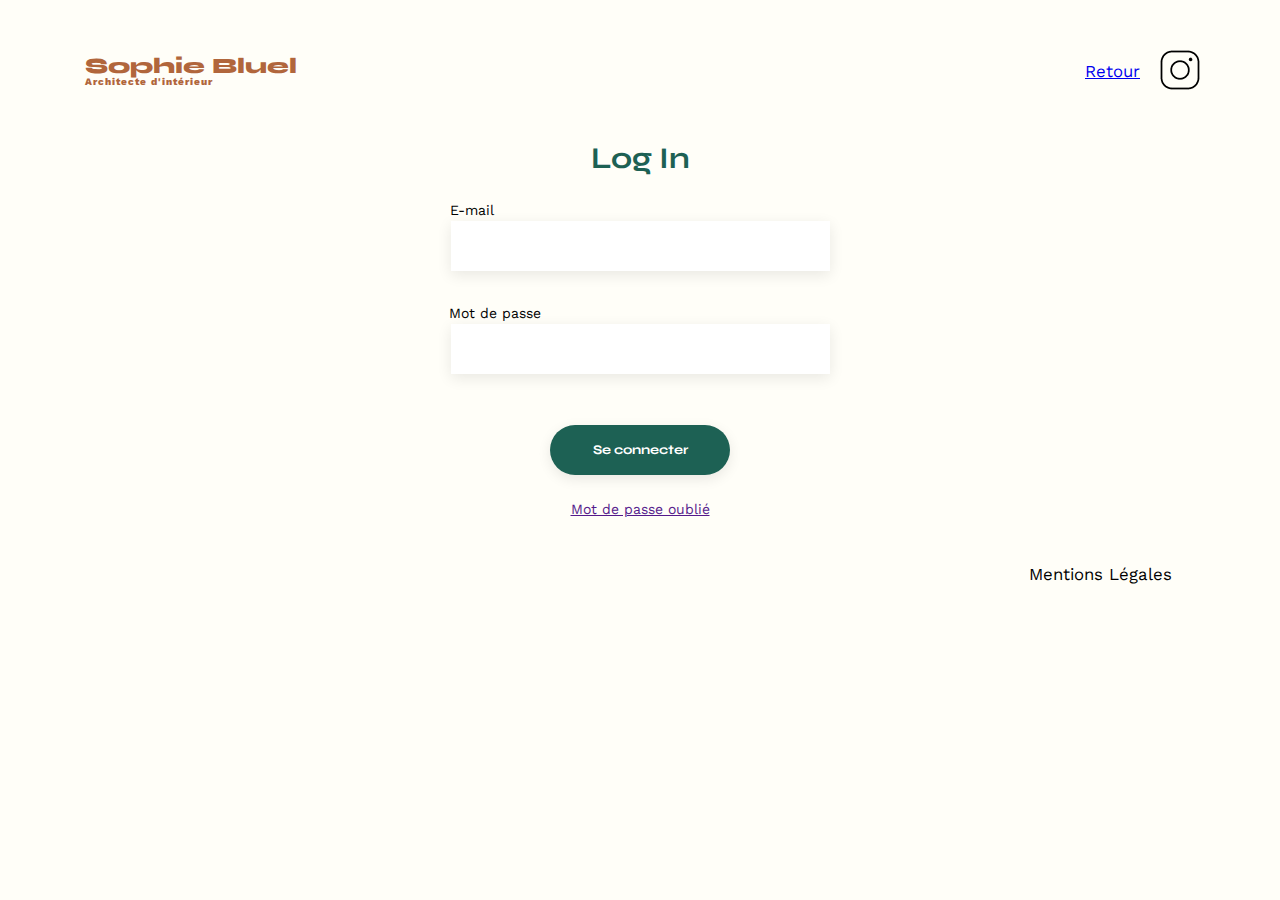
<file: FrontEnd/login.html>
<!DOCTYPE html>
<html lang="fr">

<head>
    <meta charset="UTF-8">
    <title>Sophie Bluel - Architecte d'intérieur - page login</title>
    <meta name="viewport" content="width=device-width, initial-scale=1.0">
    <link rel="preconnect" href="https://fonts.googleapis.com">
    <link rel="preconnect" href="https://fonts.gstatic.com" crossorigin>
    <link href="https://fonts.googleapis.com/css2?family=Syne:wght@700;800&family=Work+Sans&display=swap"
        rel="stylesheet">
    <meta name="description" content="">
    <link rel="stylesheet" href="./assets/style.css">
    <script src="./assets/JS/login.js" defer></script>
</head>

<body>
    <header>
        <a class="logo" href="index.html">
            <h1>Sophie Bluel <span>Architecte d'intérieur</span></h1>
        </a>
        <nav>
            <ul>
                <a href="index.html">
                    <li>Retour</li>
                </a>
                <li><img src="./assets/icons/instagram.png" alt="Instagram"></li>
            </ul>
        </nav>
    </header>

    <main>
        <section class="login">
            <h2>Log In</h2>
            <!-- <div class="alredyLogged__error">
            </div> -->
            <form action="" method="" class="login-form" onsubmit="return false">
                <label for="email" class="email">E-mail</label><br>
                <input type="email" name="email" id="email" required>
                <!-- <div class="loginEmail-error">Erreur dans l'E-mail</div> -->
                <label for="password" class="password">Mot de passe</label><br>
                <input type="password" name="password" id="password" required>
                <div class="loginMdp-error">E-mail et/ou mot de passe érroné</div>
                <input type="submit" value="Se connecter" id="submit">
            </form>
            <a href="">Mot de passe oublié</a>
        </section>
    </main>

    <footer>
        <nav>
            <ul>
                <li>Mentions Légales</li>
            </ul>
        </nav>
    </footer>
</body>

</html>
</file>
<file: FrontEnd/assets/style.css>
/* http://meyerweb.com/eric/tools/css/reset/
   v2.0 | 20110126
   License: none (public domain)
*/

html,
body,
div,
span,
applet,
object,
iframe,
h1,
h2,
h3,
h4,
h5,
h6,
p,
blockquote,
pre,
a,
abbr,
acronym,
address,
big,
cite,
code,
del,
dfn,
em,
img,
ins,
kbd,
q,
s,
samp,
small,
strike,
strong,
sub,
sup,
tt,
var,
b,
u,
i,
center,
dl,
dt,
dd,
ol,
ul,
li,
fieldset,
form,
label,
legend,
table,
caption,
tbody,
tfoot,
thead,
tr,
th,
td,
article,
aside,
canvas,
details,
embed,
figure,
figcaption,
footer,
header,
hgroup,
menu,
nav,
output,
ruby,
section,
summary,
time,
mark,
audio,
video {
	margin: 0;
	padding: 0;
	border: 0;
	font-size: 100%;
	font: inherit;
	vertical-align: baseline;
}

/* HTML5 display-role reset for older browsers */
article,
aside,
details,
figcaption,
figure,
footer,
header,
hgroup,
menu,
nav,
section {
	display: block;
}

body {
	line-height: 1;
	background-color: #FFFEF8;
}

ol,
ul {
	list-style: none;
}

blockquote,
q {
	quotes: none;
}

blockquote:before,
blockquote:after,
q:before,
q:after {
	content: '';
	content: none;
}

table {
	border-collapse: collapse;
	border-spacing: 0;
}

/** end reset css**/
body {
	max-width: 1140px;
	margin: auto;
	font-family: 'Work Sans';
	font-size: 14px;
}

header {
	display: flex;
	justify-content: space-between;
	margin: 50px 0
}

section {
	margin: 50px 0
}

h1 {
	display: flex;
	flex-direction: column;
	font-family: 'Syne';
	font-size: 22px;
	font-weight: 800;
	color: #B1663C
}

h1>span {
	font-family: 'Work Sans';
	font-size: 10px;
	letter-spacing: 0.1em;
	;
}

h2 {
	font-family: 'Syne';
	font-weight: 700;
	font-size: 30px;
	color: #1D6154
}

nav ul {
	display: flex;
	align-items: center;
	list-style-type: none;

}

nav li {
	padding: 0 10px;
	font-size: 1.2em;
}

li:hover {
	color: #B1663C;
}

#introduction {
	display: flex;
	align-items: center;
}

#introduction figure {
	flex: 1
}

#introduction img {
	display: block;
	margin: auto;
	width: 80%;
}

#introduction article {
	flex: 1
}

#introduction h2 {
	margin-bottom: 1em;
}

#introduction p {
	margin-bottom: 0.5em;
}

#portfolio h2 {
	text-align: center;
	margin-bottom: 1em;
}

.gallerie {
	width: 100%;
	display: grid;
	grid-template-columns: 1fr 1fr 1fr;
	grid-column-gap: 20px;
	grid-row-gap: 20px;
}

.gallerie img {
	width: 100%;
	height: 390px;
	object-fit: cover;

}

#contact {
	width: 50%;
	margin: auto;
}

#contact>* {
	text-align: center;

}

#contact h2 {
	margin-bottom: 20px;
}

#contact form {
	text-align: left;
	margin-top: 30px;
	display: flex;
	flex-direction: column;
}

#contact input {
	height: 50px;
	font-size: 1.2em;
	border: none;
	box-shadow: 0px 4px 14px rgba(0, 0, 0, 0.09);
}

#contact label {
	margin: 2em 0 1em 0;
}

#contact textarea {
	border: none;
	box-shadow: 0px 4px 14px rgba(0, 0, 0, 0.09);
}

input[type="submit"] {
	font-family: 'Syne';
	font-weight: 700;
	color: white;
	background-color: #1D6154;
	margin: 2em auto;
	width: 180px;
	text-align: center;
	border-radius: 60px;
}

footer nav ul {
	display: flex;
	justify-content: flex-end;
	margin: 2em
}

/* boutons de catégories */

.btn-filtres {
	border: 1px solid #1D6154;
	border-radius: 30px;
	background-color: aliceblue;
	color: #1D6154;
	padding: 6px 25px;
	font-weight: 600;
	cursor: pointer;
}

.categories {
	display: flex;
	justify-content: center;
	padding-bottom: 50px;
	gap: 15px;
}

.btn-selectionne {
	background-color: #1D6154;
	color: aliceblue;
}

/*** login ***/

.logo {
	text-decoration: none;
	padding-top: 5px;
	padding-left: 15px;
}

.bar-edition {
	background-color: black;
	color: white;
	display: flex;
	justify-content: center;
	align-items: center;
	width: 100%;
	height: 59px;
	position: absolute;
	top: 0;
	left: 0;
}

.logo-edit {
	color: white;
	width: 15px;
	height: 15px;
}

.edit-projets {
	display: flex;
	justify-content: center;
	gap: 30px;
	height: 30px;
	flex-direction: row-reverse;
}

.btn-modifier {
	display: flex;
	align-items: center;
	color: black;
	cursor: pointer;
}

.login {
	display: flex;
	align-items: center;
	flex-direction: column;
}

.login-form {
	display: flex;
	align-items: center;
	justify-content: first baseline;
	flex-direction: column;
	padding-top: 20px;
}

input {
	width: 379px;
	height: 50px;
	border: none;
	box-shadow: 0 4px 14px rgba(0, 0, 0, 0.09);
	margin-bottom: 25px;
}

.email {
	position: relative;
	top: 10px;
	right: 168px;
}

.password {
	position: relative;
	top: 10px;
	right: 145px;
}

/* gestion des erreurs email et mot de passe */

.loginEmail-error {
	display: none;
	color: red;
	font-family: 'Franklin Gothic Medium', 'Arial Narrow', Arial, sans-serif
}

.loginMdp-error {
	display: none;
	color: red;
	font-family: 'Franklin Gothic Medium', 'Arial Narrow', Arial, sans-serif;
}

/*** La modal de supp photo ***/
* {
	box-sizing: border-box;
}

.modal {
	position: fixed;
	display: flex;
	align-items: center;
	justify-content: center;
	top: 0;
	left: 0;
	height: 100%;
	width: 100%;
	background: rgba(0, 0, 0, 0.8);
}

.modal-wrapper {
	/* scroll barre auto */
	overflow: auto;
	width: 630px;
	height: 688px;
	padding: 20px;
	/* max-W & max-H 1x la taille de l'ecran moins 20px */
	max-width: calc(100vw - 20px);
	max-height: calc(100vh - 20px);
	background-color: #FFF;
	border-radius: 10px;
}

*:focus {
	box-shadow: 0 0 10px blue;
}

.galerieModal {
	width: 100%;
	display: grid;
	grid-template-columns: 1fr 1fr 1fr 1fr 1fr;
	grid-column-gap: 10px;
	grid-row-gap: 10px;
}

.modal-wrapper h2 {
	display: flex;
	justify-content: center;
	align-items: center;
	color: #000000;
	font-weight: 400;
	margin-bottom: 50px;
}

.close-deleted {
	display: flex;
	justify-content: end;
	margin-top: 26px;
	margin-left: 30px;
	font-size: 24px;
	cursor: pointer;
	
}

.fa-trash-can {
	position: relative;
	left: 70px;
	top: -85px;
	border: solid 1px black;
	background-color: black;
	color: #FFF;
	padding: 2px;
	border-radius: 3px;
}

.bordure {
	border: solid 1px #B3B3B3;
	margin: 100px 80px 30px;
}

.ajoutphoto {
	width: 237px;
	height: 36px;
	font-size: 1.2em;
	border: none;
	box-shadow: 0px 4px 14px rgba(0, 0, 0, 0.09);
	color: white;
	background-color: #1D6154;
	margin: 2em auto;
	border-radius: 60px;
	display: flex;
	justify-content: center;
	align-items: center;
	cursor: pointer;
}
.elementImage {
	width: 76px;
	height: 102px;
}

.title-modal {
	text-align: center;
	color: #000;
	font-family: "work sans";
	font-size: 26px;
	font-weight: 400;
	margin-top: 10px;
}

.gallery-list {
	padding-bottom: 67px;
	border-bottom: 1px solid #b3b3b3;
	margin-right: 100px;
	margin-left: 100px;
	margin-top: 46px;
	display: grid;
	grid-template-columns: repeat(5, 1fr);
	gap: 25px 5px;
}

.add-photo {
	display: flex;
	justify-content: center;
	align-items: center;
	margin-bottom: 45px;
	margin-top: 38px;
	margin-right: auto;
	margin-left: auto;
	border: none;
	width: 237px;
	height: 36px;
	border-radius: 60px;
	font-family: 'Syne';
	font-weight: 700;
	color: white;
	background-color: #1D6154;
	cursor: pointer;
}

.modal-img {
	width: 78px;
	height: 104px;
	object-fit: cover;
}

.cute-gallery {
	position: relative;
}

.delete-work{
	position: absolute;
	right: 6px;
	top: 6px;
	color: #fff;
	background-color: #000;
	padding: 3px 4px;
	font-size: 9px;
	border-radius: 2px;
	cursor: pointer;
}

.message-deleted {
	color: red;
	display: none;
	justify-content: center;
	margin-top: 10px;
	font-size: 16px;
	font-weight: 700;
}

/* La modal Ajout photo */

.modal-add {
	display: none;
	flex-direction: column;
	height: 670px;
}

.js-modal-close {
	display: flex;
	justify-content: end;

}
.retour {
	margin-top: 26px;
	margin-left: 30px;
	font-size: 24px;
	cursor: pointer;
}

.form-photo{
	display: flex;
	flex-direction: column;
	margin: 0 105px;
}

.add-nvl-photo {
	display: flex;
	align-items: center;
	justify-content: center;
	background-color: #e8f1f6;
	width: 420px;
	height: 169px;
	margin-top: 36px;
	margin-bottom: 9px;
}

.div-ajout-photo {
	display: flex;
	flex-direction: column;
	align-items: center;
}
.picture {
	font-size: 76px;
	color: #b9c5cc;
}

.btn-add-new-photo {
	background-color: #b9c5cc;
	color: #306685;
	padding: 10px 33px;
	margin-top: 6px;
	border-radius: 50px;
	cursor: pointer;
	transition: transform;
}

.btn-add-new-photo:hover {
	transform: scale(1.1);
}

#file {
		display: none;
}

.type-file {
	font-size: 10px;
	color: #444;
	margin-bottom: 6px;
	margin-top:5px ;
}

.title-categorie{
	color: #3D3D3D;
	margin-top: 25px;
	padding-bottom: 47px;
	border-bottom: 1px solid #b3b3b3;
}

#title-photo, #categorie-photo {
	width: 420px;
	height: 51px;
	border: none;
	box-shadow: 0px 4px 14px 0px rgba(0, 0, 0, 0.09);
	margin-top: 10px;
	font-size: 1.2rem;
	color: #444444;
}

#title-photo {
	margin-bottom: 21px;
}

 #btn-valid {
	width: 237px;
	height: 36px;
	border: none;
	margin-top: 32px;
	margin-bottom: 45px;
}

.nvl-photo {
	max-width: 420px;
	max-height: 169px;
}
</file>
